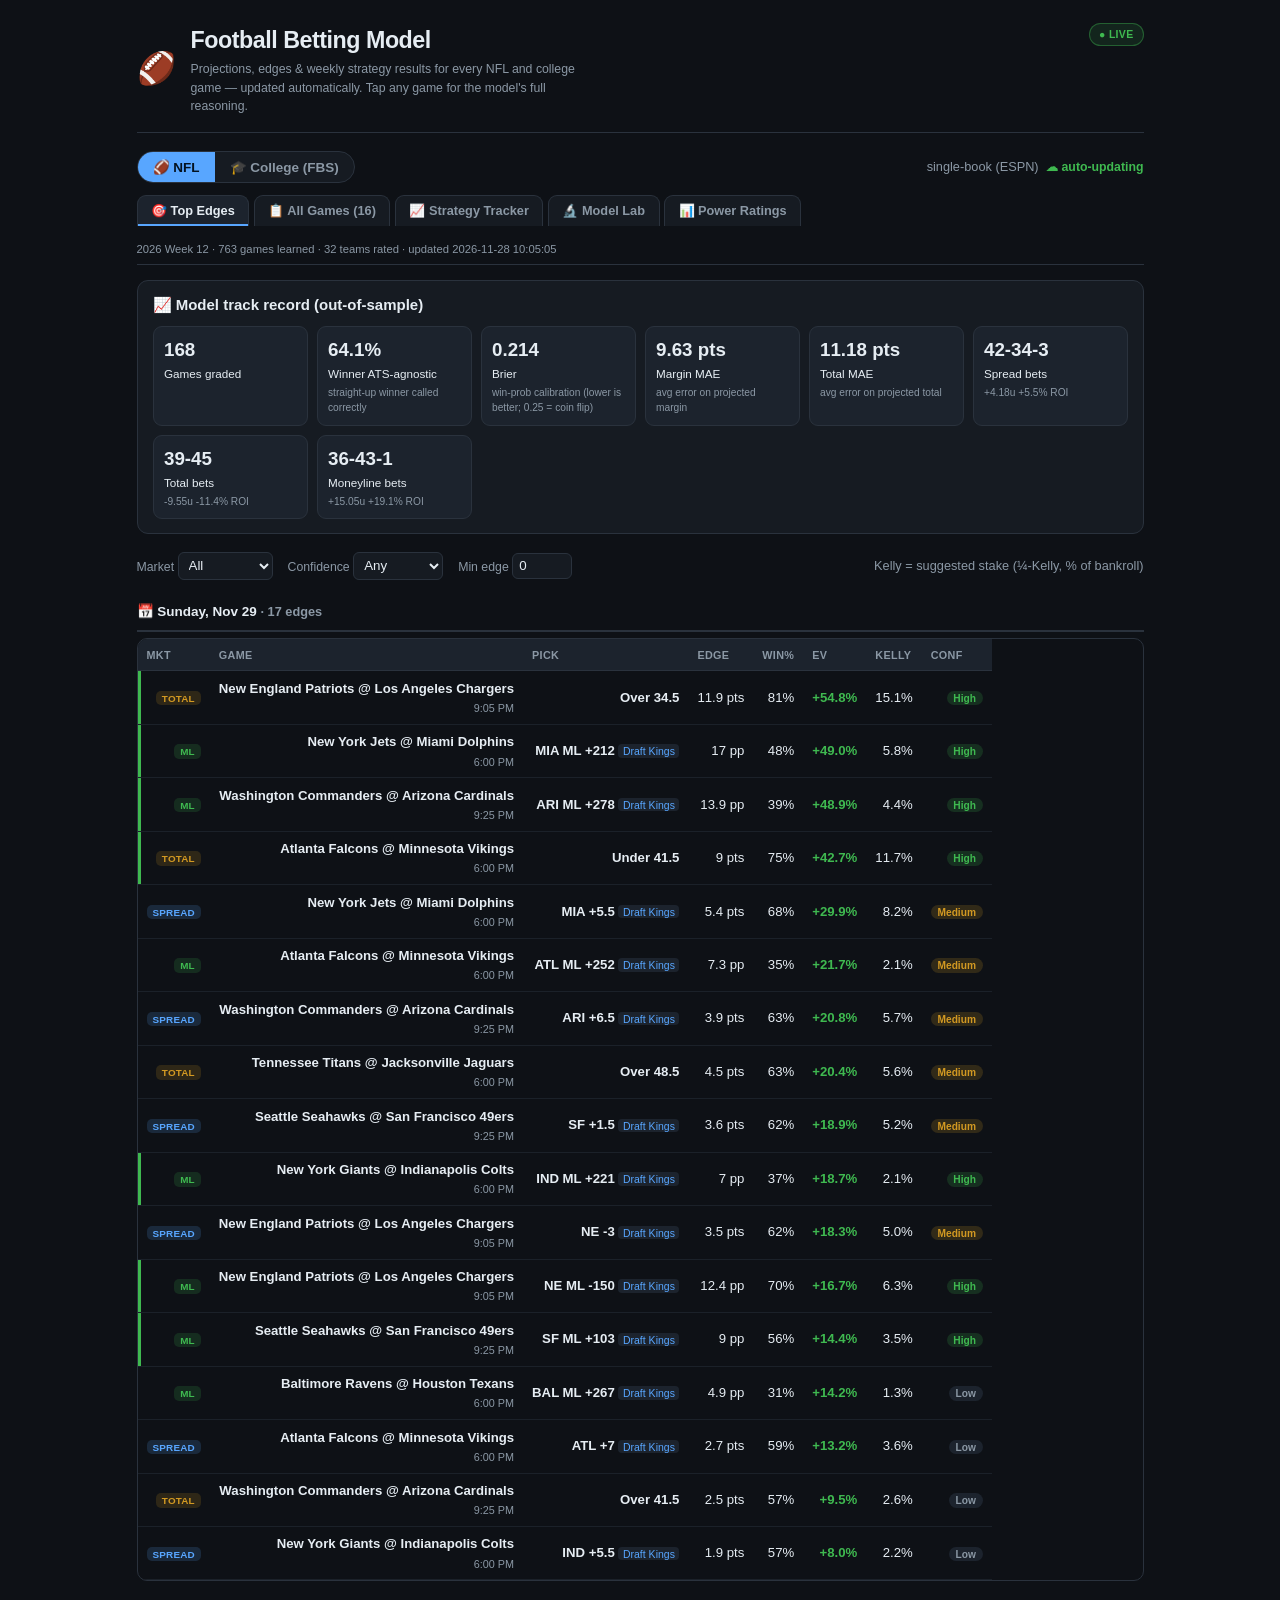
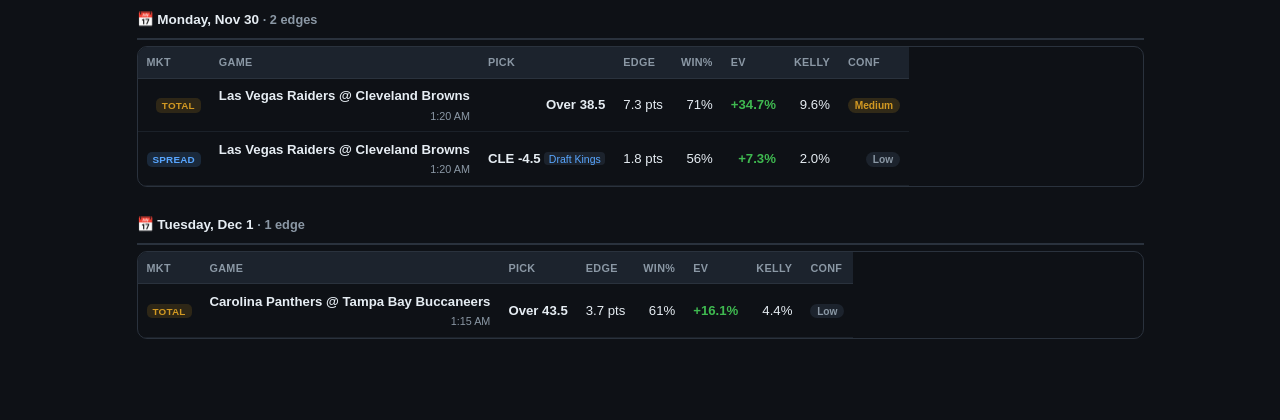
<file: docs/index.html>
<!doctype html><html lang="en"><head>
<meta charset="utf-8"><meta name="viewport" content="width=device-width, initial-scale=1">
<title>Football Betting Model</title>
<link rel="stylesheet" href="style.css?v=f4ec49c7">
<style>
html,body{overflow-x:hidden}
body{background:var(--bg);color:var(--text);font-family:-apple-system,Segoe UI,Roboto,sans-serif;margin:0;line-height:1.5}
.page{max-width:1040px;margin:0 auto;padding:0 1.1rem}
.hero{display:flex;align-items:center;gap:1rem;padding:1.5rem 0 1.1rem;border-bottom:1px solid var(--border);margin-bottom:1.2rem}
.hero .logo{font-size:2.1rem;line-height:1}
.hero h1{margin:0;font-size:1.55rem;font-weight:800;letter-spacing:-.02em}
.hero .tag{color:var(--muted);font-size:.82rem;margin-top:.2rem;max-width:60ch}
.hero .live{margin-left:auto;align-self:flex-start;font-size:.7rem;font-weight:700;letter-spacing:.03em;text-transform:uppercase;color:var(--accent);background:rgba(63,185,80,.12);border:1px solid rgba(63,185,80,.4);border-radius:999px;padding:.2rem .6rem;white-space:nowrap}
#betting-panel{padding:0 0 4rem}
/* keep every wide table/element inside the readable column */
#betting-panel table{max-width:100%}
#betting-panel .bet-week-table,#betting-panel .bet-edges table,#betting-panel .bet-detail-table{display:block;overflow-x:auto}
</style></head><body>
<div class="page">
<div class="hero"><span class="logo">🏈</span>
<div><h1>Football Betting Model</h1>
<div class="tag">Projections, edges &amp; weekly strategy results for every NFL and college game — updated automatically. Tap any game for the model's full reasoning.</div></div>
<span class="live">● Live</span></div>
<div id="betting-panel"><p class="muted" style="padding:1.2rem 0">Loading…</p></div>
</div>
<script>window.BETTING_STATIC = true;</script>
<script src="betting.js?v=e58f98ce"></script>
<script>document.addEventListener("DOMContentLoaded",function(){ if(window.Betting) window.Betting.show(); });</script>
</body></html>
</file>
<file: docs/style.css>
:root {
  --bg: #0e1116;
  --bg-elev: #161b22;
  --bg-elev2: #1c232d;
  --border: #2a323d;
  --text: #e6edf3;
  --muted: #8b98a5;
  --accent: #3fb950;
  --accent-dim: #2ea043;
  --blue: #58a6ff;
  --warn: #d29922;
  --danger: #f85149;
  --radius: 10px;
  --shadow: 0 8px 30px rgba(0,0,0,.45);
  font-size: 15px;
}

* { box-sizing: border-box; }
html, body { margin: 0; padding: 0; }
body {
  background: var(--bg);
  color: var(--text);
  font-family: -apple-system, BlinkMacSystemFont, "Segoe UI", Roboto, Helvetica, Arial, sans-serif;
  line-height: 1.45;
}
.muted { color: var(--muted); font-size: .85rem; }

/* ---------- top bar ---------- */
.topbar {
  display: flex; align-items: center; justify-content: space-between;
  gap: 1rem; padding: .8rem 1.2rem;
  background: linear-gradient(180deg, #182029, #12171e);
  border-bottom: 1px solid var(--border);
  position: sticky; top: 0; z-index: 20;
  flex-wrap: wrap;
}
.brand { display: flex; align-items: center; gap: .7rem; }
.logo { font-size: 1.9rem; }
.brand h1 { font-size: 1.15rem; margin: 0; letter-spacing: .2px; }
.brand p { margin: .1rem 0 0; }
.topbar-actions { display: flex; align-items: center; gap: .7rem; flex-wrap: wrap; }

.scoring { display: inline-flex; background: var(--bg-elev); border: 1px solid var(--border); border-radius: 999px; overflow: hidden; }
.scoring button {
  border: 0; background: transparent; color: var(--muted);
  padding: .4rem .85rem; cursor: pointer; font-size: .8rem; font-weight: 600;
}
.scoring button.active { background: var(--accent-dim); color: #04160a; }

.btn {
  border: 1px solid var(--border); background: var(--bg-elev); color: var(--text);
  padding: .45rem .8rem; border-radius: 8px; cursor: pointer; font-size: .82rem; font-weight: 600;
}
.btn:hover { border-color: var(--blue); }
.btn:disabled { opacity: .5; cursor: default; }

/* ---------- tabs / views ---------- */
.tabs { display: flex; gap: .3rem; padding: .5rem 1.2rem 0; border-bottom: 1px solid var(--border); background: var(--bg); position: sticky; top: 61px; z-index: 14; flex-wrap: wrap; }
.tabs button { border: 1px solid var(--border); border-bottom: none; background: var(--bg-elev); color: var(--muted); padding: .5rem .9rem; border-radius: 8px 8px 0 0; cursor: pointer; font-size: .85rem; font-weight: 600; }
.tabs button.active { background: var(--bg-elev2); color: var(--text); border-color: var(--blue); box-shadow: inset 0 -2px 0 var(--blue); }
.view { display: none; }
.view.active { display: block; }
.panel { padding: 1.2rem; }
.panel h2 { font-size: 1.15rem; margin: 0 0 .3rem; }
.panel h3 { font-size: .95rem; margin: 1.4rem 0 .6rem; }

/* ---------- controls ---------- */
.controls {
  display: flex; align-items: center; gap: .8rem; flex-wrap: wrap;
  padding: .8rem 1.2rem; border-bottom: 1px solid var(--border);
  position: sticky; top: 106px; background: var(--bg); z-index: 13;
}
#search {
  flex: 1 1 240px; min-width: 180px; max-width: 340px;
  background: var(--bg-elev); border: 1px solid var(--border); color: var(--text);
  padding: .5rem .7rem; border-radius: 8px; font-size: .9rem;
}
#search:focus { outline: none; border-color: var(--blue); }
.pos-filter { display: inline-flex; gap: .25rem; flex-wrap: wrap; }
.pos-filter button {
  border: 1px solid var(--border); background: var(--bg-elev); color: var(--muted);
  padding: .35rem .6rem; border-radius: 7px; cursor: pointer; font-size: .78rem; font-weight: 600;
}
.pos-filter button.active { background: var(--blue); color: #041022; border-color: var(--blue); }
.risk-toggle { display: inline-flex; align-items: center; gap: .35rem; font-size: .82rem; color: var(--muted); cursor: pointer; }

/* ---------- table ---------- */
main { padding: 0 1.2rem 3rem; }
.table-wrap { overflow-x: auto; border: 1px solid var(--border); border-radius: var(--radius); margin-top: 1rem; }
table { border-collapse: collapse; width: 100%; min-width: 820px; }
thead th {
  position: sticky; top: 0; background: var(--bg-elev2); color: var(--muted);
  font-size: .72rem; text-transform: uppercase; letter-spacing: .4px;
  padding: .6rem .55rem; text-align: right; cursor: pointer; white-space: nowrap;
  border-bottom: 1px solid var(--border); user-select: none;
}
thead th.left, thead th.rank { text-align: left; }
thead th:hover { color: var(--text); }
thead th.active-sort { color: var(--accent); }
tbody td { padding: .5rem .55rem; text-align: right; border-bottom: 1px solid #1b2129; font-variant-numeric: tabular-nums; }
tbody td.left { text-align: left; }
tbody tr { cursor: pointer; }
tbody tr:hover { background: var(--bg-elev); }
.rank { color: var(--muted); font-size: .8rem; }
.pname { font-weight: 600; }
.pmeta { color: var(--muted); font-size: .72rem; }
.pos-badge {
  display: inline-block; min-width: 34px; text-align: center; font-size: .7rem; font-weight: 700;
  padding: .12rem .35rem; border-radius: 5px; background: var(--bg-elev2); color: var(--muted);
}
.pos-QB { background: #3d2a4d; color: #d0a3ff; }
.pos-RB { background: #123a2b; color: #5ce0a0; }
.pos-WR { background: #123249; color: #6cb6ff; }
.pos-TE { background: #4a3316; color: #f0b866; }
.pos-K  { background: #3a2321; color: #f0918a; }
.pos-DEF{ background: #2a2f3a; color: #aab6c6; }

.status-badge { font-size: .68rem; font-weight: 700; padding: .1rem .4rem; border-radius: 5px; white-space: nowrap; }
.st-ok { color: var(--muted); }
.st-Q { background: #3a3418; color: var(--warn); }
.st-D { background: #4a2a10; color: #f0a35a; }
.st-O, .st-IR, .st-PUP, .st-Sus, .st-DNR, .st-NA { background: #4a1c1c; color: var(--danger); }
.conf-High { color: var(--accent); }
.conf-Medium { color: var(--warn); }
.conf-Low, .conf-None { color: var(--muted); }
.big { font-weight: 700; color: var(--text); }
.loading, .empty { text-align: center; color: var(--muted); padding: 2rem; }

/* ---------- drawer ---------- */
.drawer { position: fixed; inset: 0; z-index: 40; display: none; }
.drawer.open { display: block; }
.drawer-backdrop { position: absolute; inset: 0; background: rgba(0,0,0,.55); }
.drawer-panel {
  position: absolute; top: 0; right: 0; height: 100%; width: min(560px, 94vw);
  background: var(--bg-elev); border-left: 1px solid var(--border); box-shadow: var(--shadow);
  overflow-y: auto; padding: 1.4rem 1.4rem 3rem; animation: slidein .18s ease;
}
@keyframes slidein { from { transform: translateX(30px); opacity: .4; } to { transform: none; opacity: 1; } }
.drawer-close { position: absolute; top: .8rem; right: 1rem; background: none; border: 0; color: var(--muted); font-size: 1.2rem; cursor: pointer; }
.drawer-close:hover { color: var(--text); }

.dh { display: flex; align-items: baseline; gap: .6rem; flex-wrap: wrap; margin-bottom: .2rem; }
.dh h2 { margin: 0; font-size: 1.4rem; }
.rookie-badge { font-size: .62rem; font-weight: 800; letter-spacing: .5px; background: var(--blue); color: #041022; padding: .15rem .4rem; border-radius: 5px; }
.dsub { color: var(--muted); font-size: .85rem; margin-bottom: 1rem; }
.proj-cards { display: grid; grid-template-columns: repeat(auto-fit, minmax(110px, 1fr)); gap: .6rem; margin: 1rem 0; }
.val-pos { color: var(--accent); }
.val-neg { color: var(--danger); }
.dur-low { color: var(--warn); }
.proj-card { background: var(--bg-elev2); border: 1px solid var(--border); border-radius: 8px; padding: .7rem; text-align: center; }
.proj-card .label { font-size: .68rem; text-transform: uppercase; letter-spacing: .4px; color: var(--muted); }
.proj-card .val { font-size: 1.5rem; font-weight: 800; margin: .15rem 0; }
.proj-card .sub { font-size: .7rem; color: var(--muted); }

.section-h { font-size: .78rem; text-transform: uppercase; letter-spacing: .5px; color: var(--muted); margin: 1.4rem 0 .5rem; border-bottom: 1px solid var(--border); padding-bottom: .3rem; }
.injury-box { background: #2a1414; border: 1px solid #4a1c1c; border-radius: 8px; padding: .7rem .8rem; font-size: .85rem; }
.injury-box.ok { background: var(--bg-elev2); border-color: var(--border); }
.injury-box .st { font-weight: 700; }

table.mini { width: 100%; border-collapse: collapse; font-size: .8rem; margin-top: .3rem; }
table.mini th, table.mini td { padding: .35rem .4rem; text-align: right; border-bottom: 1px solid #1b2129; white-space: nowrap; }
table.mini th { color: var(--muted); font-size: .68rem; text-transform: uppercase; position: sticky; top: 0; }
table.mini td.left, table.mini th.left { text-align: left; }
.mini-wrap { overflow-x: auto; }

.news-item { padding: .5rem 0; border-bottom: 1px solid #1b2129; }
.news-item a { color: var(--blue); text-decoration: none; font-weight: 600; font-size: .88rem; }
.news-item a:hover { text-decoration: underline; }
.news-item .desc { color: var(--muted); font-size: .78rem; margin-top: .15rem; }
.links { display: flex; flex-wrap: wrap; gap: .4rem; margin-top: .4rem; }
.links a { font-size: .78rem; background: var(--bg-elev2); border: 1px solid var(--border); color: var(--blue); padding: .3rem .6rem; border-radius: 999px; text-decoration: none; }
.links a:hover { border-color: var(--blue); }
.sit-cards { display: grid; grid-template-columns: 1fr 1fr; gap: .6rem; margin: .4rem 0; }
.sit-card { background: var(--bg-elev2); border: 1px solid var(--border); border-radius: 8px; padding: .6rem .7rem; }
.sit-card h4 { margin: 0 0 .4rem; font-size: .72rem; text-transform: uppercase; letter-spacing: .4px; color: var(--muted); }
.sit-row { display: flex; justify-content: space-between; gap: .5rem; font-size: .82rem; padding: .15rem 0; align-items: center; }
.grade { font-weight: 800; padding: .05rem .35rem; border-radius: 5px; }
.grade-A { background: #123a2b; color: #5ce0a0; }
.grade-B { background: #123249; color: #6cb6ff; }
.grade-C { background: #3a3418; color: #f0d060; }
.grade-D { background: #4a3316; color: #f0b866; }
.grade-F { background: #4a1c1c; color: #f0918a; }
.sit-card.wide { grid-column: 1 / -1; }
.m-good { color: var(--accent); font-weight: 700; }
.m-bad { color: var(--danger); font-weight: 700; }
.ol-list { margin-top: .5rem; border-top: 1px solid var(--border); padding-top: .4rem; }
.ol-man { display: flex; align-items: center; gap: .5rem; padding: .2rem 0; font-size: .8rem; }
.ol-pos { display: inline-block; min-width: 26px; text-align: center; font-size: .66rem; font-weight: 800; color: var(--muted); background: var(--bg); border: 1px solid var(--border); border-radius: 4px; padding: .05rem .2rem; }
.ol-name { flex: 1; }
.ol-exp { font-size: .72rem; }
.ol-tag { font-size: .58rem; font-weight: 800; letter-spacing: .3px; padding: .05rem .3rem; border-radius: 4px; }
.ol-tag.new { background: #3a2a12; color: #f0b866; }
.ol-tag.rookie { background: #123249; color: #6cb6ff; }
@media (max-width: 640px) { .sit-cards { grid-template-columns: 1fr; } }

.method { font-size: .78rem; color: var(--muted); background: var(--bg-elev2); border: 1px solid var(--border); border-radius: 8px; padding: .6rem .7rem; margin-top: .5rem; }

/* ---------- footer ---------- */
.foot { display: flex; justify-content: space-between; gap: 1rem; flex-wrap: wrap; padding: 1rem 1.2rem; border-top: 1px solid var(--border); }

.league-switch-wrap { display: inline-flex; align-items: center; gap: .3rem; font-size: .82rem; color: var(--muted); }
#league-switch { background: var(--bg-elev); border: 1px solid var(--border); color: var(--text); padding: .4rem .5rem; border-radius: 8px; font-size: .82rem; font-weight: 600; }
#league-switch:focus { outline: none; border-color: var(--blue); }
.mini-label { font-size: .68rem; color: var(--accent); font-weight: 700; }
.mini-rookie { font-size: .6rem; font-weight: 800; color: var(--blue); border: 1px solid var(--blue); border-radius: 3px; padding: 0 .2rem; vertical-align: middle; }

/* ---------- scoring modal ---------- */
.modal { position: fixed; inset: 0; z-index: 50; display: none; }
.modal.open { display: block; }
.modal-backdrop { position: absolute; inset: 0; background: rgba(0,0,0,.6); }
.modal-panel {
  position: absolute; top: 50%; left: 50%; transform: translate(-50%, -50%);
  width: min(720px, 94vw); max-height: 88vh; overflow-y: auto;
  background: var(--bg-elev); border: 1px solid var(--border); border-radius: 12px;
  box-shadow: var(--shadow); padding: 1.3rem 1.4rem 1.4rem;
}
.modal-head { display: flex; align-items: center; justify-content: space-between; }
.modal-head h2 { margin: 0; font-size: 1.25rem; }
.scoring-body { display: grid; grid-template-columns: repeat(auto-fit, minmax(210px, 1fr)); gap: 1rem; margin: 1rem 0; }
.sgroup { background: var(--bg-elev2); border: 1px solid var(--border); border-radius: 9px; padding: .7rem .8rem; }
.sgroup h4 { margin: 0 0 .5rem; font-size: .75rem; text-transform: uppercase; letter-spacing: .5px; color: var(--blue); }
.srow { display: flex; align-items: center; justify-content: space-between; gap: .6rem; margin: .3rem 0; font-size: .82rem; }
.srow input { width: 66px; background: var(--bg); border: 1px solid var(--border); color: var(--text); padding: .3rem .4rem; border-radius: 6px; text-align: right; font-variant-numeric: tabular-nums; }
.srow input:focus { outline: none; border-color: var(--blue); }
.modal-foot { display: flex; justify-content: flex-end; gap: .6rem; border-top: 1px solid var(--border); padding-top: 1rem; }
.btn.primary { background: var(--accent-dim); color: #04160a; border-color: var(--accent-dim); }

/* row badges */
.star { cursor: pointer; color: var(--border); font-size: 1rem; margin-right: .3rem; user-select: none; }
.star:hover { color: var(--warn); }
.star.on { color: var(--warn); }
.tier-badge { display: inline-block; min-width: 26px; text-align: center; font-size: .72rem; font-weight: 700; padding: .1rem .3rem; border-radius: 5px; background: var(--bg-elev2); color: var(--muted); }
.adp-sleeper { color: var(--accent); font-weight: 700; }
.adp-reach { color: var(--danger); font-weight: 700; }
.trend-badge { font-size: .62rem; font-weight: 800; color: var(--warn); }
.cons-dot { display: inline-block; width: 8px; height: 8px; border-radius: 50%; margin-left: .35rem; vertical-align: middle; }
.cons-Steady { background: var(--accent); }
.cons-Balanced { background: var(--warn); }
.cons-Volatile { background: var(--danger); }

/* lineup / cards */
.lineup { width: 100%; border-collapse: collapse; margin-top: .5rem; }
.lineup th, .lineup td { padding: .5rem .55rem; border-bottom: 1px solid #1b2129; text-align: right; }
.lineup th { color: var(--muted); font-size: .7rem; text-transform: uppercase; letter-spacing: .4px; }
.lineup td.left, .lineup th.left { text-align: left; }
.slot { display: inline-block; min-width: 42px; text-align: center; font-size: .68rem; font-weight: 800; padding: .1rem .35rem; border-radius: 5px; background: var(--bg-elev2); color: var(--blue); }
.lineup tr.bench td { color: var(--muted); }
.totrow td { font-weight: 800; border-top: 2px solid var(--border); }
.hint { background: var(--bg-elev2); border: 1px solid var(--border); border-radius: 8px; padding: 1rem; color: var(--muted); }
#roster-paste { width: 100%; margin-top: .5rem; background: var(--bg); border: 1px solid var(--border); color: var(--text); border-radius: 8px; padding: .5rem .6rem; font-family: inherit; font-size: .85rem; resize: vertical; }
#roster-paste:focus { outline: none; border-color: var(--blue); }
.wcards { display: grid; grid-template-columns: repeat(auto-fit, minmax(260px, 1fr)); gap: 1rem; }
.wcard { background: var(--bg-elev); border: 1px solid var(--border); border-radius: 10px; padding: .8rem 1rem; }
.wcard h3 { margin: 0 0 .5rem; font-size: .9rem; }
.wrow { display: flex; justify-content: space-between; gap: .5rem; padding: .3rem 0; border-bottom: 1px solid #1b2129; font-size: .85rem; cursor: pointer; }
.wrow:hover { background: var(--bg-elev2); }
.wrow .r { text-align: right; color: var(--muted); font-size: .78rem; }
.wrec { padding: .5rem 0; border-bottom: 1px solid #1b2129; }
.wrec-line { display: flex; align-items: center; gap: .5rem; flex-wrap: wrap; font-size: .9rem; }
.wrec-why { font-size: .76rem; margin-top: .2rem; }
.wrec .arrow { color: var(--muted); font-size: .75rem; }
.link { color: var(--blue); cursor: pointer; }
.link:hover { text-decoration: underline; }
.tier-sep { font-size: .64rem; font-weight: 800; letter-spacing: .5px; text-transform: uppercase; color: var(--blue); margin: .4rem 0 .1rem; border-bottom: 1px dashed var(--border); padding-bottom: .1rem; }

/* draft / auction */
.league-bar { display: flex; align-items: center; gap: .8rem; flex-wrap: wrap; margin-bottom: 1rem; }
.league-bar select, .league-bar input { background: var(--bg-elev); border: 1px solid var(--border); color: var(--text); padding: .45rem .6rem; border-radius: 8px; font-size: .85rem; }
.settings-grid { display: grid; grid-template-columns: repeat(auto-fit, minmax(150px, 1fr)); gap: .5rem; margin: .5rem 0 1rem; }
.settings-grid .kv { background: var(--bg-elev2); border: 1px solid var(--border); border-radius: 7px; padding: .5rem .6rem; font-size: .8rem; }
.settings-grid .kv span { color: var(--muted); display: block; font-size: .68rem; text-transform: uppercase; letter-spacing: .3px; }

/* teams */
.team-grid { display: flex; flex-wrap: wrap; gap: .35rem; margin-bottom: 1.2rem; }
.team-btn { border: 1px solid var(--border); background: var(--bg-elev); color: var(--text); padding: .4rem .6rem; border-radius: 7px; cursor: pointer; font-size: .78rem; font-weight: 700; min-width: 46px; }
.team-btn:hover { border-color: var(--blue); }
.team-btn.active { background: var(--blue); color: #041022; border-color: var(--blue); }
.team-head h2 { margin: 0; }
.two-col { display: grid; grid-template-columns: 1fr 1fr; gap: 0 1.4rem; }
@media (max-width: 760px) { .two-col { grid-template-columns: 1fr; } }

/* yahoo wizard */
.yahoo-steps { font-size: .85rem; line-height: 1.6; padding-left: 1.2rem; }
.yahoo-steps code { background: var(--bg); border: 1px solid var(--border); border-radius: 4px; padding: 0 .25rem; font-size: .82em; }
.yrow { display: flex; align-items: center; justify-content: space-between; gap: .8rem; margin: .5rem 0; font-size: .85rem; }
.yrow input { flex: 1; max-width: 340px; background: var(--bg); border: 1px solid var(--border); color: var(--text); padding: .4rem .5rem; border-radius: 6px; }
.yrow input:focus { outline: none; border-color: var(--blue); }
.ylist { margin: .5rem 0; }

/* trade analyzer */
.chips { display: flex; flex-wrap: wrap; gap: .4rem; }
.chip { background: var(--bg-elev2); border: 1px solid var(--border); border-radius: 999px; padding: .25rem .6rem; font-size: .82rem; cursor: pointer; }
.chip:hover { border-color: var(--danger); }
.trade-results { background: var(--bg-elev2); border: 1px solid var(--border); border-radius: 8px; padding: .3rem .6rem; margin-top: .5rem; max-width: 560px; }

.rec-banner { background: linear-gradient(90deg, #123a2b, #12232b); border: 1px solid var(--accent-dim); border-radius: 10px; padding: .7rem 1rem; margin: .6rem 0; font-size: .95rem; }
.btn.sync-on { background: #1f6f4a; border-color: #2ea56f; color: #eafff3; }
.insider-list { display: flex; flex-direction: column; gap: .4rem; }
.insider-item { border-left: 3px solid var(--border); padding: .35rem .6rem; background: var(--panel-2, #161a22); border-radius: 0 6px 6px 0; }
.insider-item.bsky { border-left-color: #3b82f6; }
.insider-item.reddit { border-left-color: #ff5722; }
.insider-item a { color: var(--text); text-decoration: none; display: block; }
.insider-item a:hover { text-decoration: underline; }
.insider-meta { font-size: .72rem; margin-bottom: .15rem; }
.insider-plat { font-weight: 600; color: var(--accent); }

/* ---------- survivor tab ---------- */
.sv-head h2 { margin-bottom: .2rem; }
.sv-rec { background: linear-gradient(90deg, #123a2b, #1a2a3a); }
.sv-ledger { margin: .5rem 0 .2rem; display: flex; flex-wrap: wrap; gap: .4rem; align-items: center; }
.sv-pick-chip { background: var(--bg-elev2); border: 1px solid var(--border); border-radius: 999px; padding: .2rem .6rem; font-size: .8rem; }
.sv-x { background: none; border: 0; color: var(--muted); cursor: pointer; font-size: .8rem; padding: 0 0 0 .2rem; }
.sv-x:hover { color: var(--danger); }
.sv-tag { font-size: .62rem; font-weight: 800; letter-spacing: .3px; background: var(--accent-dim); color: #04160a; padding: .1rem .35rem; border-radius: 4px; text-transform: uppercase; }
tr.sv-best { background: rgba(63,185,80,.08); }
.sv-lock { padding: .3rem .55rem; font-size: .76rem; }
.sv-weeks { display: grid; grid-template-columns: repeat(auto-fill, minmax(220px, 1fr)); gap: .7rem; margin-top: .7rem; }
.sv-week { border: 1px solid var(--border); border-radius: 8px; padding: .5rem .6rem; background: var(--bg-elev); }
.sv-week-h { font-weight: 700; font-size: .82rem; color: var(--muted); margin-bottom: .3rem; }
.sv-game { display: flex; justify-content: space-between; gap: .5rem; font-size: .82rem; padding: .15rem 0; border-bottom: 1px solid #1b2129; }
.sv-game:last-child { border-bottom: none; }
.sv-grid { display: flex; flex-wrap: wrap; gap: .35rem; margin-top: .6rem; }
.sv-chip { background: var(--bg-elev); border: 1px solid var(--border); color: var(--text); border-radius: 6px; padding: .3rem .5rem; font-size: .76rem; font-weight: 700; cursor: pointer; }
.sv-chip:hover { border-color: var(--blue); }
.sv-chip.used { background: #3a2321; color: var(--muted); border-color: #5a3330; text-decoration: line-through; }
.sv-chip.locked { opacity: .7; cursor: default; text-decoration: none; }

/* draft room */
.dr-grid { display: grid; grid-template-columns: 1fr 300px; gap: 1rem; margin-top: .6rem; }
@media (max-width: 820px) { .dr-grid { grid-template-columns: 1fr; } }
.dr-roster { background: var(--bg-elev); border: 1px solid var(--border); border-radius: 10px; padding: .8rem; align-self: start; }
.dr-roster h3 { margin: .2rem 0 .5rem; font-size: .95rem; }
.dr-needs { display: flex; flex-wrap: wrap; gap: .3rem; margin-bottom: .6rem; }
.need-badge { font-size: .7rem; font-weight: 700; padding: .15rem .4rem; border-radius: 5px; }
.need-badge.ok { background: #123a2b; color: #5ce0a0; }
.need-badge.gap { background: #4a1c1c; color: #f0918a; }
.dr-bid { background: var(--bg); border: 1px solid var(--border); color: var(--text); border-radius: 6px; padding: .2rem .3rem; width: 52px; }
.dr-actions { white-space: nowrap; }
.dr-btn { padding: .25rem .5rem; font-size: .75rem; }

/* toast */
#toast { position: fixed; bottom: 1.2rem; left: 50%; transform: translateX(-50%); background: var(--bg-elev2); border: 1px solid var(--border); color: var(--text); padding: .6rem 1rem; border-radius: 8px; box-shadow: var(--shadow); font-size: .85rem; z-index: 60; display: none; }
#toast.show { display: block; }

@media (max-width: 640px) {
  .proj-cards { grid-template-columns: 1fr; }
  .controls { top: 0; position: static; }
  .topbar { position: static; }
  .tabs { position: static; overflow-x: auto; flex-wrap: nowrap; -webkit-overflow-scrolling: touch; }
  .tabs button { white-space: nowrap; }
  .brand h1 { font-size: 1rem; }
  .brand p { display: none; }
  .topbar-actions { gap: .4rem; }
  .btn, #league-switch, .scoring button { font-size: .76rem; padding: .35rem .5rem; }
  main { padding: 0 .5rem 3rem; }
  .drawer-panel { width: 100vw; padding: 1rem 1rem 3rem; }
}

/* printable cheat sheet */
@media print {
  body { background: #fff !important; color: #000 !important; }
  .topbar, .tabs, .controls, .foot, #drawer, .modal, #toast, .star { display: none !important; }
  .view:not(.active) { display: none !important; }
  .table-wrap { overflow: visible !important; border: none !important; }
  table { min-width: 0 !important; width: 100%; font-size: 10px; }
  thead th { background: #eee !important; color: #000 !important; position: static !important; border-bottom: 1px solid #999; }
  tbody td { color: #000 !important; border-bottom: 1px solid #ddd !important; }
  tbody tr:hover { background: none !important; }
  .pos-badge, .status-badge, .tier-badge, .val-pos, .val-neg, .dur-low, .conf-High, .conf-Medium, .conf-Low, .big { color: #000 !important; background: transparent !important; }
  a { color: #000 !important; }
}

/* ----- Clickable strategy cards + per-strategy bet detail ----- */
.bet-strat-card[data-strat] { cursor: pointer; transition: border-color .12s; }
.bet-strat-card[data-strat]:hover { border-color: var(--muted); }
.bet-strat-card.open { border-color: var(--blue); }
.bet-strat-caret { color: var(--muted); font-size: .8rem; }
.bet-strat-detail { background: var(--bg-elev); border: 1px solid var(--blue); border-radius: 10px; padding: .8rem 1rem; margin: .2rem 0 1.2rem; }
.bet-strat-detail .bet-detail-head { display: flex; align-items: baseline; gap: .5rem; flex-wrap: wrap; font-weight: 700; margin-bottom: .5rem; }
.bet-strat-detail #bet-strat-close { margin-left: auto; cursor: pointer; }

/* ----- Locked / awaiting-result panel ----- */
.bet-pending { background: var(--bg-elev); border: 1px solid var(--warn); border-radius: 12px; padding: .9rem 1.1rem; margin: .4rem 0 1.4rem; }
.bet-pending-head { font-weight: 800; font-size: 1.05rem; margin-bottom: .6rem; }
.bet-pend-day { margin-bottom: .6rem; }
.bet-pend-day .bet-day-head { position: static; border-bottom: 1px solid var(--border); font-size: .85rem; }
.bet-pend-game { padding: .45rem 0; border-bottom: 1px solid var(--border); }
.bet-pend-game:last-child { border-bottom: none; }
.bet-pend-matchup { font-weight: 700; display: flex; align-items: center; gap: .5rem; flex-wrap: wrap; }
.bet-pend-picks { margin-top: .3rem; font-size: .9rem; color: var(--text); }

/* ============================================================================
   BETTING UI — full stylesheet (rebuilt)
   ============================================================================ */
#view-betting .panel, #betting-panel { color: var(--text); }

/* header / league toggle / view tabs */
.bet-head { display:flex; justify-content:space-between; align-items:center; gap:1rem; flex-wrap:wrap; margin:.6rem 0 .8rem; }
.bet-league { display:inline-flex; background:var(--bg-elev); border:1px solid var(--border); border-radius:999px; overflow:hidden; }
.bet-lgbtn { border:0; background:transparent; color:var(--muted); padding:.45rem 1rem; cursor:pointer; font-weight:600; font-size:.9rem; }
.bet-lgbtn.active { background:var(--blue); color:#04121f; }
.bet-head-actions { display:inline-flex; align-items:center; gap:.5rem; flex-wrap:wrap; font-size:.82rem; }
.bet-ok { color:var(--accent); font-weight:600; }
.bet-subbar { display:flex; justify-content:space-between; align-items:flex-end; gap:1rem; flex-wrap:wrap; margin:.4rem 0 1rem; border-bottom:1px solid var(--border); }
.bet-viewtabs { display:inline-flex; gap:.3rem; flex-wrap:wrap; }
.bet-vtab { border:1px solid var(--border); border-bottom:none; background:var(--bg-elev); color:var(--muted); padding:.5rem .9rem; border-radius:9px 9px 0 0; cursor:pointer; font-weight:600; font-size:.85rem; }
.bet-vtab.active { background:var(--bg-elev2); color:var(--text); box-shadow:inset 0 -2px 0 var(--blue); }
.bet-meta { font-size:.75rem; color:var(--muted); padding-bottom:.4rem; }

/* generic tables */
.bet-table { width:100%; border-collapse:collapse; border:1px solid var(--border); border-radius:10px; overflow:hidden; font-size:.88rem; }
.bet-table th { background:var(--bg-elev2); color:var(--muted); text-align:left; padding:.5rem .6rem; font-size:.72rem; text-transform:uppercase; letter-spacing:.03em; white-space:nowrap; }
.bet-table td { padding:.5rem .6rem; border-top:1px solid var(--border); }
.bet-table td.num, .bet-table th.num { text-align:right; font-variant-numeric:tabular-nums; }
.bet-table tbody tr:hover { background:var(--bg-elev); }
.bet-ev.pos, .pos { color:var(--accent); }
.bet-ev.neg, .neg { color:var(--danger); }
.bet-ev { font-weight:700; }
.bet-game { color:var(--muted); }
.bet-game-teams { display:block; font-weight:600; color:var(--text); }
.bet-game-time { display:block; font-size:.72rem; margin-top:.1rem; }
.bet-book { font-size:.7rem; color:var(--blue); background:var(--bg-elev2); padding:.05rem .3rem; border-radius:4px; }

/* market + confidence badges */
.bet-mkt { font-size:.66rem; font-weight:700; padding:.12rem .4rem; border-radius:5px; text-transform:uppercase; letter-spacing:.02em; }
.bet-mkt-spread { background:rgba(88,166,255,.16); color:var(--blue); }
.bet-mkt-total { background:rgba(210,153,34,.16); color:var(--warn); }
.bet-mkt-moneyline { background:rgba(63,185,80,.16); color:var(--accent); }
.bet-conf { font-size:.68rem; font-weight:700; padding:.12rem .45rem; border-radius:999px; text-transform:capitalize; }
.bet-conf-high { background:rgba(63,185,80,.18); color:var(--accent); }
.bet-conf-medium { background:rgba(210,153,34,.18); color:var(--warn); }
.bet-conf-low { background:var(--bg-elev2); color:var(--muted); }

/* day grouping */
.bet-day { margin-bottom:1.4rem; }
.bet-day-head { font-weight:700; font-size:.9rem; padding:.5rem 0; margin-bottom:.4rem; border-bottom:2px solid var(--border); }
.bet-edges table { margin-bottom:.4rem; }

/* stat tiles (accuracy / model lab) */
.bet-acc { background:var(--bg-elev); border:1px solid var(--border); border-radius:11px; padding:.9rem 1rem; margin-bottom:1.2rem; }
.bet-acc-empty { background:var(--bg-elev); border:1px solid var(--border); border-radius:11px; padding:.9rem 1rem; margin:.4rem 0 1.2rem; line-height:1.5; }
.bet-acc-title { font-weight:700; margin-bottom:.6rem; }
.bet-tiles { display:grid; grid-template-columns:repeat(auto-fill,minmax(150px,1fr)); gap:.6rem; }
.bet-tile { background:var(--bg-elev2); border:1px solid var(--border); border-radius:9px; padding:.6rem .7rem; }
.bet-tile-val { font-size:1.25rem; font-weight:800; }
.bet-tile-label { font-size:.78rem; margin-top:.1rem; }
.bet-tile-sub { font-size:.68rem; margin-top:.15rem; }

/* filters */
.bet-filters { display:flex; gap:1rem; align-items:center; flex-wrap:wrap; margin:.2rem 0 1rem; font-size:.82rem; color:var(--muted); }
.bet-filters select, .bet-filters input { background:var(--bg-elev); border:1px solid var(--border); color:var(--text); border-radius:6px; padding:.3rem .4rem; }
.bet-check { display:inline-flex; align-items:center; gap:.35rem; cursor:pointer; }
.bet-legend { margin-left:auto; }
.bet-noedge { max-width:64ch; line-height:1.55; margin-top:1rem; }
.bet-h3 { margin:1.4rem 0 .6rem; font-size:1rem; }

/* game cards */
.bet-cards { display:grid; grid-template-columns:repeat(auto-fill,minmax(300px,1fr)); gap:.8rem; }
.bet-card { background:var(--bg-elev); border:1px solid var(--border); border-radius:12px; padding:.85rem 1rem; cursor:pointer; transition:border-color .12s, transform .12s; }
.bet-card:hover { border-color:var(--muted); }
.bet-card-head { font-size:.78rem; color:var(--muted); margin-bottom:.55rem; display:flex; gap:.6rem; align-items:center; }
.bet-kick { color:var(--blue); font-weight:600; }
.bet-final { color:var(--accent); font-weight:700; }
.bet-note { color:var(--blue); }
.bet-matchup { display:flex; flex-direction:column; gap:.15rem; margin-bottom:.7rem; }
.bet-team { display:grid; grid-template-columns:1fr auto auto; align-items:center; gap:.55rem; padding:.1rem 0; }
.bet-tname { font-weight:600; font-size:.98rem; }
.bet-team.bet-winner .bet-tname { color:var(--accent); font-weight:800; }
.bet-rec { font-size:.72rem; font-weight:500; }
.bet-rank { color:var(--warn); font-size:.72rem; font-weight:700; margin-right:.3rem; }
.bet-proj { font-variant-numeric:tabular-nums; font-weight:800; font-size:1.05rem; min-width:2.3em; text-align:right; }
.bet-compare { border-top:1px solid var(--border); padding-top:.5rem; }
.bet-cmp-row { display:grid; grid-template-columns:4.5rem 1fr 1fr; gap:.5rem; padding:.16rem 0; font-size:.86rem; font-variant-numeric:tabular-nums; }
.bet-cmp-row span:nth-child(2), .bet-cmp-row span:nth-child(3) { text-align:right; }
.bet-cmp-head { color:var(--muted); font-size:.68rem; text-transform:uppercase; letter-spacing:.03em; }
.bet-cmp-lbl { color:var(--muted); text-align:left; }
.bet-card-edges { margin-top:.6rem; display:flex; flex-direction:column; gap:.35rem; }
.bet-chip { background:var(--bg-elev2); border:1px solid var(--border); border-radius:7px; padding:.3rem .5rem; font-size:.82rem; display:flex; align-items:center; gap:.4rem; flex-wrap:wrap; }
.bet-chip-ev { font-weight:700; }
.bet-chip-ev.pos { color:var(--accent); }
.bet-chip-ev.neg { color:var(--danger); }
.bet-card-noedge { margin-top:.55rem; font-size:.8rem; }
.bet-conf-row-high { box-shadow:inset 3px 0 0 var(--accent); }

/* strategy tracker */
.bet-strat-intro { margin:.2rem 0 1rem; line-height:1.55; max-width:80ch; }
.bet-strat-tiles { grid-template-columns:repeat(auto-fit,minmax(220px,1fr)); margin-bottom:1.2rem; }
.bet-strat-card { background:var(--bg-elev2); border:1px solid var(--border); border-radius:11px; padding:.8rem .9rem; }
.bet-strat-name { font-weight:700; font-size:.9rem; margin-bottom:.3rem; display:flex; justify-content:space-between; gap:.5rem; }
.bet-strat-pnl { font-size:1.55rem; font-weight:800; font-variant-numeric:tabular-nums; }
.bet-strat-pnl.pos { color:var(--accent); } .bet-strat-pnl.neg { color:var(--danger); }
.bet-strat-sub { font-size:.76rem; margin-top:.15rem; }
.bet-spark { width:100%; height:34px; margin-top:.5rem; display:block; }
.bet-spark-zero { stroke:var(--border); stroke-width:1; stroke-dasharray:3 3; }
.bet-spark-line { fill:none; stroke-width:2; vector-effect:non-scaling-stroke; }
.bet-spark-line.pos { stroke:var(--accent); } .bet-spark-line.neg { stroke:var(--danger); }
.bet-week-table td, .bet-week-table th { font-size:.86rem; }
.bet-wk-row { cursor:pointer; } .bet-wk-row:hover { background:var(--bg-elev); }
.bet-wk-toggle { font-weight:700; white-space:nowrap; }
.bet-wk-cell { font-variant-numeric:tabular-nums; }
.bet-wk-rec { color:var(--muted); margin-right:.35rem; }
.bet-wk-detail > td { background:var(--bg); padding:.6rem .8rem 1rem; }
.bet-detail-strat { margin:.6rem 0; }
.bet-detail-head { font-weight:700; font-size:.86rem; margin-bottom:.35rem; }
.bet-detail-table { font-size:.8rem; }
.bet-detail-table th { background:var(--bg-elev); }
.bet-res { font-size:.68rem; font-weight:700; padding:.1rem .4rem; border-radius:5px; text-transform:uppercase; white-space:nowrap; }
.bet-res-win { background:rgba(63,185,80,.18); color:var(--accent); }
.bet-res-loss { background:rgba(248,81,73,.18); color:var(--danger); }
.bet-res-push { background:var(--bg-elev2); color:var(--muted); }
.bet-res-pending { background:rgba(88,166,255,.15); color:var(--blue); }

/* latest-week summary */
.bet-latest-week { background:var(--bg-elev); border:1px solid var(--blue); border-radius:12px; padding:.9rem 1.1rem; margin:.4rem 0 1.4rem; }
.bet-lw-head { display:flex; justify-content:space-between; align-items:baseline; gap:1rem; flex-wrap:wrap; font-weight:800; font-size:1.05rem; margin-bottom:.7rem; }
.bet-lw-combined { font-size:1rem; font-variant-numeric:tabular-nums; }
.bet-lw-combined.pos { color:var(--accent); } .bet-lw-combined.neg { color:var(--danger); }
.bet-lw-cards { display:grid; grid-template-columns:repeat(auto-fit,minmax(150px,1fr)); gap:.6rem; }
.bet-lw-card { background:var(--bg-elev2); border:1px solid var(--border); border-radius:8px; padding:.55rem .7rem; }
.bet-lw-name { font-size:.78rem; color:var(--muted); font-weight:600; }
.bet-lw-pnl { font-size:1.3rem; font-weight:800; font-variant-numeric:tabular-nums; }
.bet-lw-pnl.pos { color:var(--accent); } .bet-lw-pnl.neg { color:var(--danger); }
.bet-lw-sub { font-size:.74rem; margin-top:.1rem; }
.bet-lw-link { display:inline-block; margin-top:.7rem; color:var(--blue); font-size:.82rem; cursor:pointer; }
.bet-lw-link:hover { text-decoration:underline; }

/* ratings + model lab + misc */
.bet-rank-table { max-width:460px; }
.bet-ratings p { max-width:72ch; line-height:1.5; }
.bet-working, .bet-err, .bet-seed { background:var(--bg-elev); border:1px solid var(--border); border-radius:11px; padding:1.2rem; margin-top:1rem; }
.bet-err { border-color:var(--danger); color:var(--danger); }
.bet-working { color:var(--muted); }
.bet-advanced { margin-top:1.6rem; border-top:1px solid var(--border); padding-top:.8rem; }
.bet-advanced summary { cursor:pointer; color:var(--muted); font-size:.85rem; font-weight:600; }
.btn-sm { padding:.2rem .5rem; font-size:.78rem; }
.btn-danger { border-color:var(--danger); color:var(--danger); }
.btn-danger:hover { background:rgba(248,81,73,.12); }

/* game-detail modal */
.bet-modal { position:fixed; inset:0; z-index:50; display:none; }
.bet-modal.open { display:block; }
.bet-modal-backdrop { position:absolute; inset:0; background:rgba(0,0,0,.6); }
.bet-modal-panel { position:absolute; top:50%; left:50%; transform:translate(-50%,-50%); width:min(640px,94vw); max-height:88vh; overflow-y:auto; background:var(--bg-elev); border:1px solid var(--border); border-radius:14px; box-shadow:var(--shadow); padding:1.4rem 1.5rem; }
.bet-modal-close { position:absolute; top:.8rem; right:.8rem; background:var(--bg-elev2); border:1px solid var(--border); color:var(--muted); border-radius:8px; width:2rem; height:2rem; cursor:pointer; }
.bet-md-title { font-size:1.15rem; font-weight:800; margin-bottom:.8rem; padding-right:2rem; }
.bet-md-score { display:flex; flex-direction:column; gap:.3rem; background:var(--bg-elev2); border:1px solid var(--border); border-radius:10px; padding:.7rem .9rem; margin-bottom:.8rem; }
.bet-md-team { display:flex; align-items:center; gap:.5rem; font-weight:700; font-size:1.05rem; }
.bet-md-team.bet-winner { color:var(--accent); }
.bet-md-pts { margin-left:auto; font-variant-numeric:tabular-nums; font-size:1.2rem; }
.bet-md-summary { display:grid; grid-template-columns:repeat(auto-fit,minmax(120px,1fr)); gap:.6rem; margin-bottom:1rem; }
.bet-md-summary > div { display:flex; flex-direction:column; background:var(--bg-elev2); border:1px solid var(--border); border-radius:8px; padding:.5rem .6rem; }
.bet-md-summary span { font-size:.72rem; } .bet-md-summary strong { font-size:.95rem; margin-top:.1rem; }
.bet-md-narrative p { line-height:1.55; margin:.5rem 0; }
.bet-md-h { margin:1.1rem 0 .5rem; font-size:.95rem; }
.bet-md-factors td { font-size:.85rem; vertical-align:top; }
.bet-md-bet { background:var(--bg-elev2); border:1px solid var(--border); border-radius:8px; padding:.6rem .7rem; margin-bottom:.5rem; }
.bet-md-bet-head { display:flex; align-items:center; gap:.45rem; flex-wrap:wrap; margin-bottom:.3rem; }
.bet-md-bet p { margin:0; line-height:1.5; font-size:.86rem; }
.bet-md-caveat { background:rgba(210,153,34,.12); border:1px solid rgba(210,153,34,.4); color:var(--warn); border-radius:8px; padding:.5rem .7rem; font-size:.82rem; margin-bottom:.8rem; }
</file>
